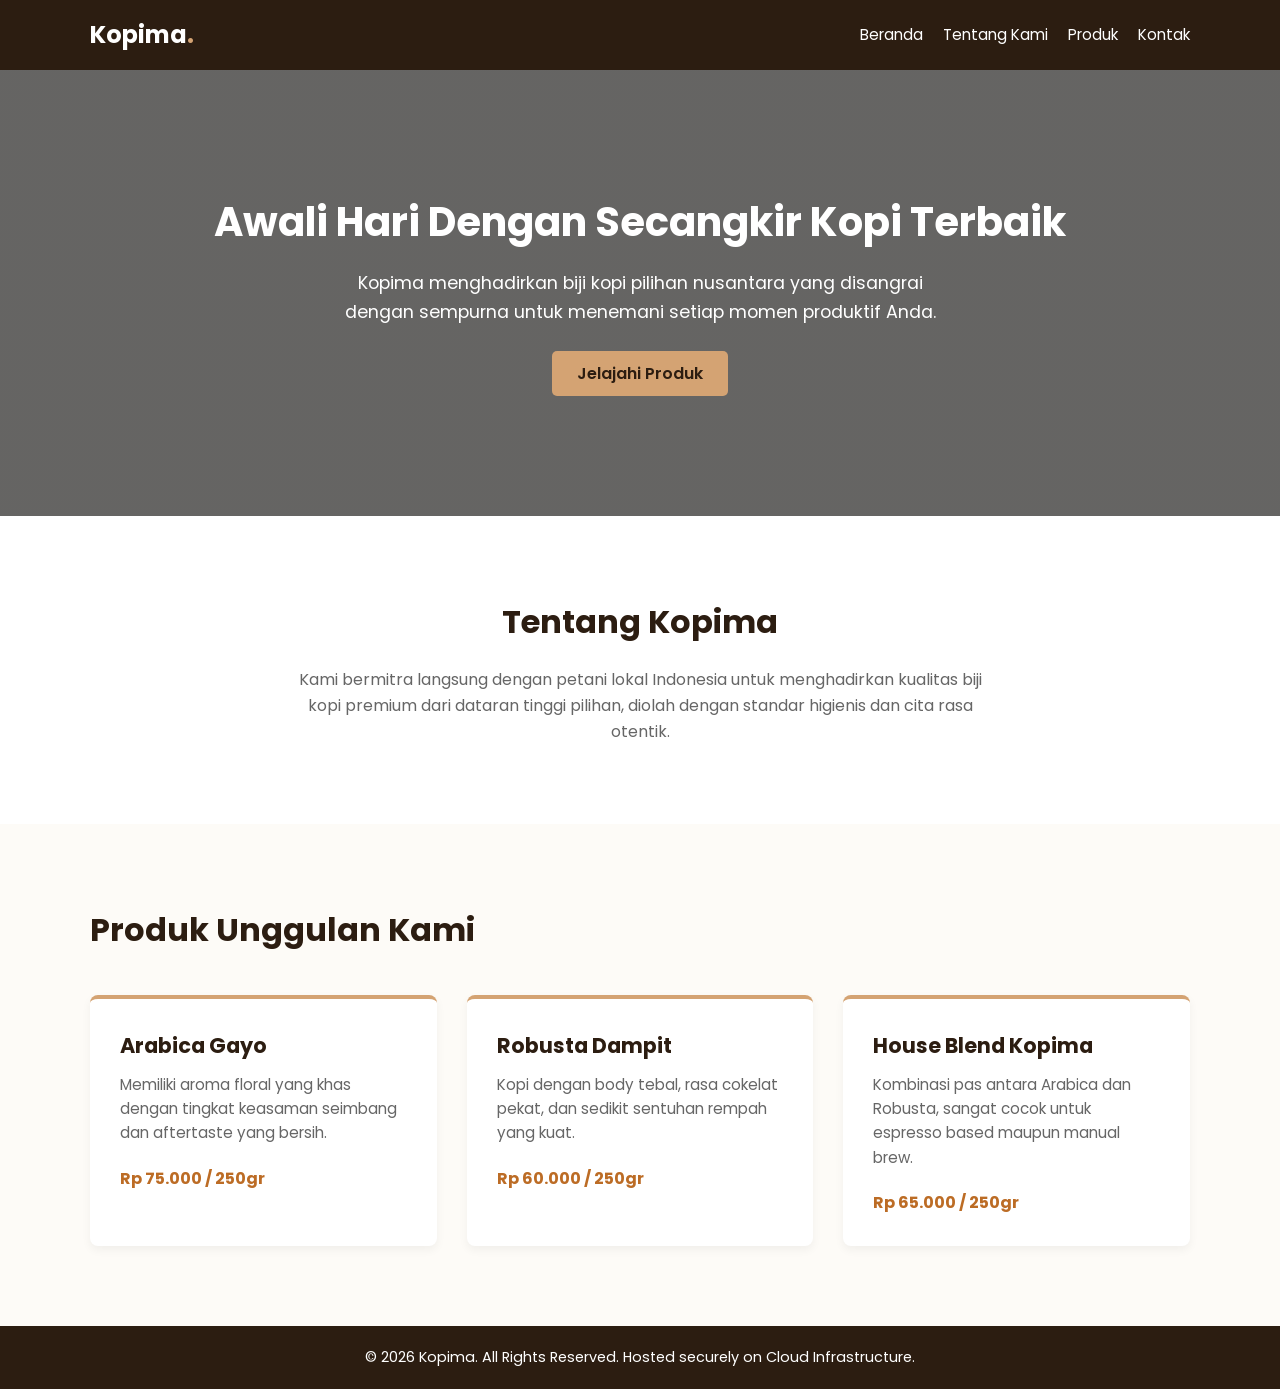
<file: index.html>
<!DOCTYPE html>
<html lang="id">
<head>
    <meta charset="UTF-8">
    <meta name="viewport" content="width=device-width, initial-scale=1.0">
    <title>Kopima - Kopi Nikmat Cita Rasa Nusantara</title>
    <link rel="stylesheet" href="style.css">
    <!-- Google Fonts -->
    <link href="https://fonts.googleapis.com/css2?family=Poppins:wght@300;400;600;700&display=swap" rel="stylesheet">
</head>
<body>

    <!-- Header / Navbar -->
    <header class="navbar">
        <div class="container nav-container">
            <h1 class="logo">Kopima<span>.</span></h1>
            <nav>
                <ul class="nav-links">
                    <li><a href="#home">Beranda</a></li>
                    <li><a href="#about">Tentang Kami</a></li>
                    <li><a href="#products">Produk</a></li>
                    <li><a href="#contact">Kontak</a></li>
                </ul>
            </nav>
        </div>
    </header>

    <!-- Hero Section -->
    <section id="home" class="hero">
        <div class="container hero-content">
            <h2>Awali Hari Dengan Secangkir Kopi Terbaik</h2>
            <p>Kopima menghadirkan biji kopi pilihan nusantara yang disangrai dengan sempurna untuk menemani setiap momen produktif Anda.</p>
            <a href="#products" class="btn">Jelajahi Produk</a>
        </div>
    </section>

    <!-- About Section -->
    <section id="about" class="about">
        <div class="container">
            <h3 class="section-title">Tentang Kopima</h3>
            <p class="section-desc">Kami bermitra langsung dengan petani lokal Indonesia untuk menghadirkan kualitas biji kopi premium dari dataran tinggi pilihan, diolah dengan standar higienis dan cita rasa otentik.</p>
        </div>
    </section>

    <!-- Products Section -->
    <section id="products" class="products">
        <div class="container">
            <h3 class="section-title">Produk Unggulan Kami</h3>
            <div class="product-grid">
                <div class="product-card">
                    <h4>Arabica Gayo</h4>
                    <p>Memiliki aroma floral yang khas dengan tingkat keasaman seimbang dan aftertaste yang bersih.</p>
                    <span class="price">Rp 75.000 / 250gr</span>
                </div>
                <div class="product-card">
                    <h4>Robusta Dampit</h4>
                    <p>Kopi dengan body tebal, rasa cokelat pekat, dan sedikit sentuhan rempah yang kuat.</p>
                    <span class="price">Rp 60.000 / 250gr</span>
                </div>
                <div class="product-card">
                    <h4>House Blend Kopima</h4>
                    <p>Kombinasi pas antara Arabica dan Robusta, sangat cocok untuk espresso based maupun manual brew.</p>
                    <span class="price">Rp 65.000 / 250gr</span>
                </div>
            </div>
        </div>
    </section>

    <!-- Footer -->
    <footer id="contact" class="footer">
        <div class="container">
            <p>&copy; 2026 Kopima. All Rights Reserved. Hosted securely on Cloud Infrastructure.</p>
        </div>
    </footer>

</body>
</html>
</file>
<file: style.css>
/* Reset & Base Styles */
* {
    margin: 0;
    padding: 0;
    box-sizing: border-box;
    font-family: 'Poppins', sans-serif;
}

body {
    background-color: #fdfbf7;
    color: #333333;
    line-height: 1.6;
}

.container {
    width: 90%;
    max-width: 1100px;
    margin: 0 auto;
}

/* Navbar */
.navbar {
    background-color: #2c1d11;
    color: #ffffff;
    padding: 1rem 0;
    position: sticky;
    top: 0;
    z-index: 100;
}

.nav-container {
    display: flex;
    justify-content: space-between;
    align-items: center;
}

.logo {
    font-size: 1.5rem;
    font-weight: 700;
}

.logo span {
    color: #d4a373;
}

.nav-links {
    list-style: none;
    display: flex;
    gap: 20px;
}

.nav-links a {
    color: #ffffff;
    text-decoration: none;
    font-size: 0.95rem;
    transition: color 0.3s;
}

.nav-links a:hover {
    color: #d4a373;
}

/* Hero Section */
.hero {
    background: linear-gradient(rgba(0, 0, 0, 0.6), rgba(0, 0, 0, 0.6)), url('https://images.unsplash.com/photo-1495474472287-4d71bcdd2085?auto=format&fit=crop&w=1200&q=80') no-repeat center center/cover;
    color: #ffffff;
    text-align: center;
    padding: 120px 20px;
}

.hero-content h2 {
    font-size: 2.5rem;
    margin-bottom: 15px;
}

.hero-content p {
    font-size: 1.1rem;
    margin-bottom: 25px;
    max-width: 600px;
    margin-left: auto;
    margin-right: auto;
}

/* Buttons */
.btn {
    display: inline-block;
    background-color: #d4a373;
    color: #2c1d11;
    padding: 10px 25px;
    border-radius: 5px;
    text-decoration: none;
    font-weight: 600;
    transition: background 0.3s;
}

.btn:hover {
    background-color: #ccd5ae;
}

/* About Section */
.about {
    padding: 80px 0;
    text-align: center;
    background-color: #ffffff;
}

.section-title {
    font-size: 2rem;
    margin-bottom: 20px;
    color: #2c1d11;
}

.section-desc {
    max-width: 700px;
    margin: 0 auto;
    color: #666666;
}

/* Products Section */
.products {
    padding: 80px 0;
}

.product-grid {
    display: grid;
    grid-template-columns: repeat(auto-fit, minmax(300px, 1fr));
    gap: 30px;
    margin-top: 40px;
}

.product-card {
    background: #ffffff;
    padding: 30px;
    border-radius: 8px;
    box-shadow: 0 4px 10px rgba(0, 0, 0, 0.05);
    border-top: 4px solid #d4a373;
}

.product-card h4 {
    font-size: 1.3rem;
    margin-bottom: 10px;
    color: #2c1d11;
}

.product-card p {
    color: #666;
    font-size: 0.95rem;
    margin-bottom: 20px;
}

.price {
    display: block;
    font-weight: 700;
    color: #bc6c25;
}

/* Footer */
.footer {
    background-color: #2c1d11;
    color: #ffffff;
    text-align: center;
    padding: 20px 0;
    font-size: 0.9rem;
}

/* Error Page Specific Styling */
.error-body {
    display: flex;
    justify-content: center;
    align-items: center;
    height: 100vh;
    text-align: center;
    background-color: #2c1d11;
    color: #ffffff;
}

.error-container h1 {
    font-size: 6rem;
    color: #d4a373;
    margin-bottom: 0;
}

.error-container h2 {
    font-size: 1.8rem;
    margin-bottom: 10px;
}

.error-container p {
    color: #cccccc;
    margin-bottom: 25px;
}
</file>
